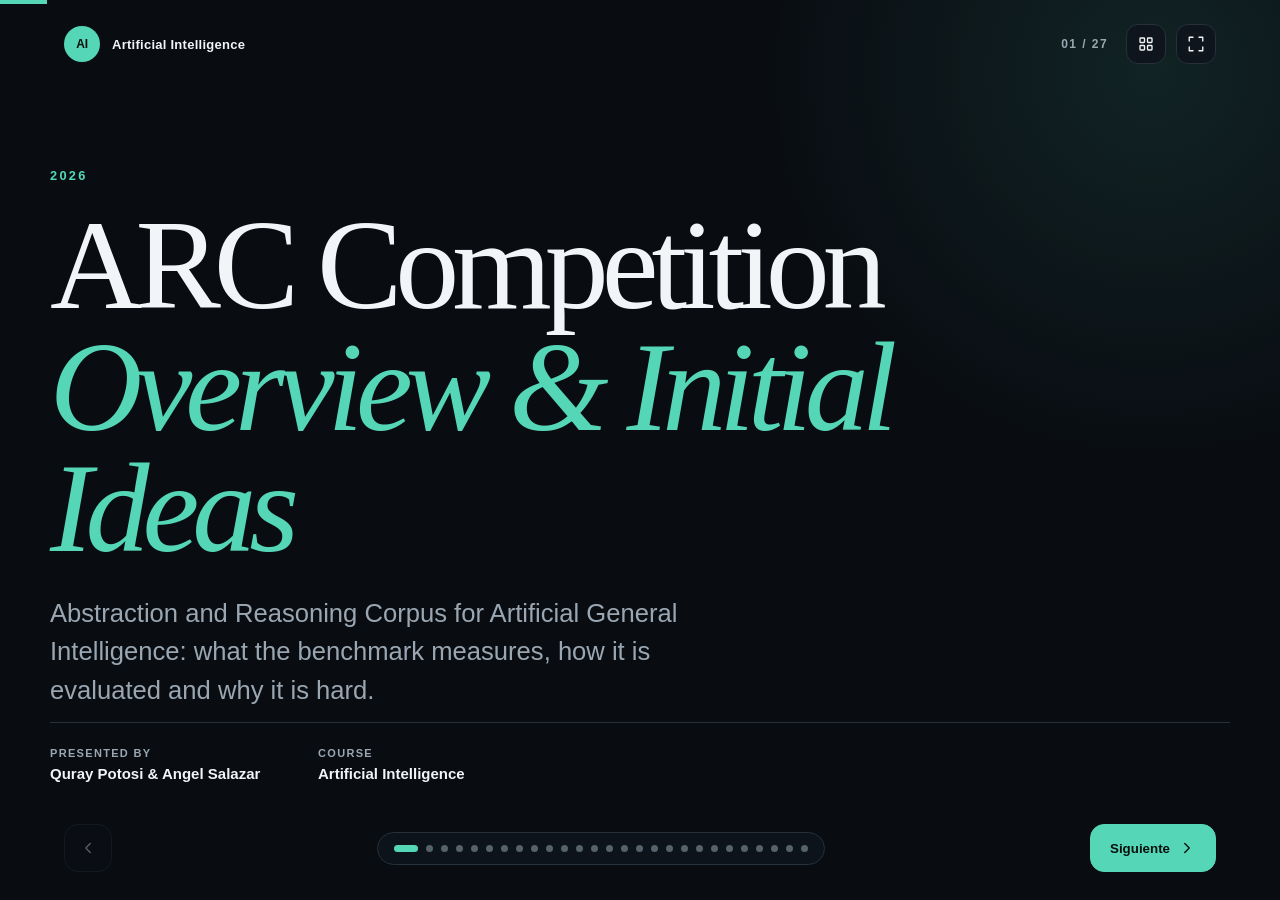
<file: quiz1/presentation/index.html>
<!doctype html>
<html lang="en">
  <head>
    <meta charset="UTF-8" />
    <meta name="viewport" content="width=device-width, initial-scale=1.0" />
    <meta name="description" content="ARC-AGI-2: benchmark, dataset structure, evaluation and why it is difficult" />
    <title>ARC-AGI-2 · Quiz 01</title>
    <link rel="stylesheet" href="styles.css" />
  </head>
  <body>
    <main class="presentation" aria-label="Presentación interactiva">
      <div class="progress" aria-hidden="true">
        <span id="progress-bar"></span>
      </div>

      <header class="topbar">
        <a class="brand" href="#1" aria-label="Ir a la portada">
          <span class="brand-mark">AI</span>
          <span class="brand-name">Artificial Intelligence</span>
        </a>

        <div class="topbar-actions">
          <span id="slide-counter" class="slide-counter" aria-live="polite">01 / 27</span>
          <button id="overview-button" class="icon-button" type="button" aria-label="Ver todas las diapositivas" title="Vista general (O)">
            <svg viewBox="0 0 24 24" aria-hidden="true">
              <rect x="4" y="4" width="6" height="6" rx="1"></rect>
              <rect x="14" y="4" width="6" height="6" rx="1"></rect>
              <rect x="4" y="14" width="6" height="6" rx="1"></rect>
              <rect x="14" y="14" width="6" height="6" rx="1"></rect>
            </svg>
          </button>
          <button id="fullscreen-button" class="icon-button" type="button" aria-label="Activar pantalla completa" title="Pantalla completa (F)">
            <svg viewBox="0 0 24 24" aria-hidden="true">
              <path d="M8 3H3v5M16 3h5v5M8 21H3v-5M16 21h5v-5"></path>
            </svg>
          </button>
        </div>
      </header>

      <div id="slides" class="slides">
        <!-- DUPLICA una sección .slide para crear nuevas diapositivas. -->
        <section class="slide title-slide is-active" data-title="Portada" aria-hidden="false">
          <div class="slide-content title-layout">
            <div>
              <p class="eyebrow">2026</p>
              <h1>ARC Competition<br /><span>Overview &amp; Initial Ideas</span></h1>
              <p class="lead">Abstraction and Reasoning Corpus for Artificial General Intelligence: what the benchmark measures, how it is evaluated and why it is hard.</p>
            </div>

            <div class="title-meta">
              <div>
                <span>Presented by</span>
                <strong>Quray Potosi &amp; Angel Salazar</strong>
              </div>
              <div>
                <span>Course</span>
                <strong>Artificial Intelligence</strong>
              </div>
            </div>
          </div>
        </section>

        <section class="slide" data-title="What is ARC-AGI?" aria-hidden="true">
          <div class="slide-content split-layout">
            <div>
              <p class="eyebrow">01 · WHAT IS ARC-AGI?</p>
              <h2>A benchmark for<br /><span>completely new problems.</span></h2>
              <p class="body-copy">ARC-AGI evaluates whether an AI system can solve reasoning problems it has never seen. It is not primarily testing memorization, factual knowledge or language understanding, but <strong>fluid intelligence</strong>: looking at a few examples, discovering the abstract rule behind them and applying it to a new situation.</p>
            </div>

            <aside class="quote-card">
              <span class="quote-mark">“</span>
              <blockquote>Examples → Infer an abstract rule → Apply it to a new input</blockquote>
              <cite>— The central idea of ARC</cite>
            </aside>
          </div>
        </section>

        <section class="slide" data-title="Skill acquisition" aria-hidden="true">
          <div class="slide-content">
            <p class="eyebrow">01 · WHAT IS ARC-AGI?</p>
            <h2>Not memorization,<br /><span>skill acquisition</span></h2>

            <div class="card-grid">
              <article class="info-card">
                <span class="card-number">01</span>
                <h3>Unique tasks</h3>
                <p>Every ARC task is designed to be different, so solutions cannot be memorized task by task.</p>
              </article>
              <article class="info-card accent-card">
                <span class="card-number">02</span>
                <h3>New skills</h3>
                <p>The goal is a system that acquires a new skill rapidly when it meets a new problem.</p>
              </article>
              <article class="info-card">
                <span class="card-number">03</span>
                <h3>Efficiency</h3>
                <p>Brute force may eventually find an answer, but exhaustive computation is not evidence of general intelligence.</p>
              </article>
            </div>
          </div>
        </section>

        <section class="slide" data-title="Core Knowledge Priors" aria-hidden="true">
          <div class="slide-content">
            <p class="eyebrow">01 · WHAT IS ARC-AGI?</p>
            <h2>Minimal <span>prior knowledge</span></h2>

            <div class="card-grid">
              <article class="info-card">
                <span class="card-number">01</span>
                <h3>Objects</h3>
                <p>Object persistence, connectivity, containment and boundaries.</p>
              </article>
              <article class="info-card accent-card">
                <span class="card-number">02</span>
                <h3>Space</h3>
                <p>Relative position, symmetry, basic geometry and simple transformations.</p>
              </article>
              <article class="info-card">
                <span class="card-number">03</span>
                <h3>Quantity</h3>
                <p>Counting and comparing amounts of elements.</p>
              </article>
            </div>
          </div>
        </section>

        <section class="slide" data-title="ARC-AGI-2" aria-hidden="true">
          <div class="slide-content split-layout">
            <div>
              <p class="eyebrow">01 · WHAT IS ARC-AGI?</p>
              <h2>The second<br /><span>generation</span></h2>
              <p class="body-copy">ARC-AGI-2 keeps the input–output grid format of ARC-AGI, but introduces harder tasks designed specifically to challenge modern reasoning systems. These elementary concepts matter because ARC tries to separate <strong>reasoning ability</strong> from specialized knowledge.</p>
            </div>

            <aside class="quote-card">
              <span class="quote-mark">“</span>
              <blockquote>Can an AI efficiently infer a new abstract skill and use it on a problem it has never encountered?</blockquote>
              <cite>— The real question behind the benchmark</cite>
            </aside>
          </div>
        </section>

        <section class="slide" data-title="How a task works" aria-hidden="true">
          <div class="slide-content split-layout">
            <div>
              <p class="eyebrow">02 · HOW A TASK WORKS</p>
              <h2>Training examples,<br /><span>then a hidden test</span></h2>
              <p class="body-copy">Every ARC-AGI-2 task is a small reasoning problem made of colored grids. A few demonstration pairs show the hidden transformation; then a new input arrives and the correct output is hidden. The solver has to generate the complete output grid.</p>
            </div>

            <aside class="quote-card">
              <span class="quote-mark">“</span>
              <blockquote>Input 1 → Output 1<br />Input 2 → Output 2<br />Input 3 → Output 3<br />New Input → ?</blockquote>
              <cite>— Structure of a single task</cite>
            </aside>
          </div>
        </section>

        <section class="slide" data-title="Inferring the rule" aria-hidden="true">
          <div class="slide-content split-layout">
            <div>
              <p class="eyebrow">02 · HOW A TASK WORKS</p>
              <h2>The rule is <span>never given</span></h2>
              <p class="body-copy">The AI has to infer which objects exist, which properties are relevant, what changed between input and output, which transformations were applied, in which order and under which conditions. The inferred rule must explain <strong>all</strong> the training examples.</p>
            </div>

            <aside class="quote-card">
              <span class="quote-mark">“</span>
              <blockquote>f(Input₁) = Output₁<br />f(Input₂) = Output₂<br />f(Test) = Prediction</blockquote>
              <cite>— Discover the unknown transformation f</cite>
            </aside>
          </div>
        </section>

        <section class="slide" data-title="The grids" aria-hidden="true">
          <div class="slide-content">
            <p class="eyebrow">02 · HOW A TASK WORKS</p>
            <h2>Anatomy of a <span>grid</span></h2>

            <div class="card-grid">
              <article class="info-card">
                <span class="card-number">01</span>
                <h3>0 – 9</h3>
                <p>Cells hold integers from 0 to 9, conventionally shown as colors so humans can read the task.</p>
              </article>
              <article class="info-card accent-card">
                <span class="card-number">02</span>
                <h3>Up to 30×30</h3>
                <p>Dimensions vary between tasks, and the output does not necessarily match the size of the input.</p>
              </article>
              <article class="info-card">
                <span class="card-number">03</span>
                <h3>No options</h3>
                <p>This is not a multiple-choice problem: the solver constructs the whole output grid itself.</p>
              </article>
            </div>
          </div>
        </section>

        <section class="slide" data-title="Dataset structure" aria-hidden="true">
          <div class="slide-content">
            <p class="eyebrow">03 · DATASET</p>
            <h2>Four datasets, <span>one pipeline</span></h2>

            <ol class="process-list">
              <li>
                <span class="process-number">1</span>
                <div><strong>1000 Public Training</strong><small>Develop and train our solver. Completely public.</small></div>
              </li>
              <li>
                <span class="process-number">2</span>
                <div><strong>120 Public Evaluation</strong><small>Measure generalization during development.</small></div>
              </li>
              <li>
                <span class="process-number">3</span>
                <div><strong>120 Semi-Private</strong><small>Hidden evaluation for the live leaderboards.</small></div>
              </li>
              <li>
                <span class="process-number">4</span>
                <div><strong>120 Private</strong><small>Final hidden evaluation of the competition.</small></div>
              </li>
            </ol>
          </div>
        </section>

        <section class="slide" data-title="Public Training Set" aria-hidden="true">
          <div class="slide-content split-layout">
            <div>
              <p class="eyebrow">03 · DATASET</p>
              <h2>1000 tasks to<br /><span>build the system</span></h2>
              <p class="body-copy">The Training Set is intentionally <strong>not difficulty-calibrated</strong>: it ranges from simple to very hard. Its purpose is to expose the system to ARC's format and its Core Knowledge Priors, not to measure final performance. We can inspect these tasks and their solutions freely.</p>
            </div>

            <aside class="quote-card">
              <span class="quote-mark">“</span>
              <blockquote>Learn reusable reasoning mechanisms, not the answers themselves.</blockquote>
              <cite>— Not a conventional supervised dataset</cite>
            </aside>
          </div>
        </section>

        <section class="slide" data-title="Evaluation sets" aria-hidden="true">
          <div class="slide-content">
            <p class="eyebrow">03 · DATASET</p>
            <h2>Three evaluation <span>sets</span></h2>

            <div class="card-grid">
              <article class="info-card">
                <span class="card-number">120 TASKS</span>
                <h3>Public</h3>
                <p>Public but for evaluation, not training. Human-calibrated: every task was solved pass@2 by at least two people.</p>
              </article>
              <article class="info-card accent-card">
                <span class="card-number">120 TASKS</span>
                <h3>Semi-Private</h3>
                <p>Hidden from competitors; used for the live Kaggle and ARC Prize leaderboards. May have had limited exposure to third parties.</p>
              </article>
              <article class="info-card">
                <span class="card-number">120 TASKS</span>
                <h3>Private</h3>
                <p>The most protected set, used for the final leaderboard. Not exposed to third parties: the strongest test of real generalization.</p>
              </article>
            </div>
          </div>
        </section>

        <section class="slide" data-title="Two meanings of train" aria-hidden="true">
          <div class="slide-content split-layout">
            <div>
              <p class="eyebrow">03 · DATASET</p>
              <h2>Two meanings of<br /><span>“training”</span></h2>
              <p class="body-copy">At <strong>dataset level</strong>, the Public Training Set is 1000 complete ARC tasks used to develop our solver. At <strong>task level</strong>, <code>"train"</code> is the handful of demonstration input–output pairs stored inside one single task, next to its <code>"test"</code> input.</p>
            </div>

            <aside class="quote-card">
              <span class="quote-mark">“</span>
              <blockquote>1000 tasks to build the solver.<br />A few examples to solve each task.</blockquote>
              <cite>— Dataset level vs. task level</cite>
            </aside>
          </div>
        </section>

        <section class="slide" data-title="Learning at test time" aria-hidden="true">
          <div class="slide-content">
            <p class="eyebrow">03 · DATASET</p>
            <h2>Even a hidden task<br /><span>brings its own examples</span></h2>

            <ol class="process-list">
              <li>
                <span class="process-number">A</span>
                <div><strong>Input A → Output A</strong><small>Demonstration inside the unseen task.</small></div>
              </li>
              <li>
                <span class="process-number">B</span>
                <div><strong>Input B → Output B</strong><small>Second demonstration of the same rule.</small></div>
              </li>
              <li>
                <span class="process-number">C</span>
                <div><strong>Input C → Output C</strong><small>Third demonstration of the same rule.</small></div>
              </li>
              <li>
                <span class="process-number">D</span>
                <div><strong>Input D → ?</strong><small>The solver adapts at inference time and predicts.</small></div>
              </li>
            </ol>
          </div>
        </section>

        <section class="slide" data-title="Objective" aria-hidden="true">
          <div class="slide-content split-layout">
            <div>
              <p class="eyebrow">04 · OBJECTIVE</p>
              <h2>Solve tasks<br /><span>never seen before</span></h2>
              <p class="body-copy">The competition objective is a system general enough to correctly solve a very large fraction of the hidden evaluation tasks. ARC Prize defines the major target of the benchmark.</p>
            </div>

            <aside class="quote-card">
              <span class="quote-mark">“</span>
              <blockquote>85% accuracy</blockquote>
              <cite>— ARC Prize target</cite>
            </aside>
          </div>
        </section>

        <section class="slide" data-title="Competition rules" aria-hidden="true">
          <div class="slide-content">
            <p class="eyebrow">04 · RULES</p>
            <h2>How the <span>scoring works</span></h2>

            <div class="card-grid">
              <article class="info-card">
                <span class="card-number">01</span>
                <h3>Pass@2</h3>
                <p>Two predicted grids per test input. The task counts as solved if either one matches exactly — the same bar used to calibrate humans.</p>
              </article>
              <article class="info-card accent-card">
                <span class="card-number">02</span>
                <h3>Efficiency counts</h3>
                <p>Log-linear scaling from bigger models is not enough to beat ARC-AGI-2. Cost becomes a primary metric alongside accuracy.</p>
              </article>
              <article class="info-card">
                <span class="card-number">03</span>
                <h3>Two leaderboards</h3>
                <p>Semi-Private drives the live Kaggle / ARC Prize leaderboard; Private decides the final ranking, so overfitting to public tasks does not pay off.</p>
              </article>
            </div>
          </div>
        </section>

        <section class="slide" data-title="Exact evaluation" aria-hidden="true">
          <div class="slide-content">
            <p class="eyebrow">04 · EVALUATION</p>
            <h2>Exact output <span>reconstruction</span></h2>

            <div class="card-grid">
              <article class="info-card">
                <span class="card-number">GROUND TRUTH</span>
                <h3>0 2 2<br />0 2 0<br />0 2 2</h3>
                <p>The hidden output the prediction is compared against.</p>
              </article>
              <article class="info-card accent-card">
                <span class="card-number">CORRECT</span>
                <h3>0 2 2<br />0 2 0<br />0 2 2</h3>
                <p>Dimensions, positions and every color match exactly.</p>
              </article>
              <article class="info-card">
                <span class="card-number">INCORRECT</span>
                <h3>0 2 2<br />0 2 0<br />0 2 1</h3>
                <p>One single wrong cell and the whole answer scores nothing.</p>
              </article>
            </div>
          </div>
        </section>

        <section class="slide" data-title="Human calibration" aria-hidden="true">
          <div class="slide-content split-layout">
            <div>
              <p class="eyebrow">04 · EVALUATION</p>
              <h2>Hard for AI,<br /><span>solvable by humans</span></h2>
              <p class="body-copy">The Public, Semi-Private and Private sets were built so that their human-facing difficulty distributions are statistically similar. More than 400 participants took part in the calibration process. A solver can understand a task partially and still get no credit at all.</p>
            </div>

            <aside class="quote-card">
              <span class="quote-mark">“</span>
              <blockquote>100% of the final tasks were solved by at least two humans in fewer than two attempts.</blockquote>
              <cite>— ARC-AGI-2 official page</cite>
            </aside>
          </div>
        </section>

        <section class="slide" data-title="Why is it difficult?" aria-hidden="true">
          <div class="slide-content">
            <p class="eyebrow">05 · DIFFICULTY</p>
            <h2>Why is ARC-AGI-2 <span>difficult?</span></h2>

            <div class="card-grid">
              <article class="info-card">
                <span class="card-number">01</span>
                <h3>Compositional</h3>
                <p>Several interacting rules at once, instead of one single transformation such as “move all objects downward”.</p>
              </article>
              <article class="info-card accent-card">
                <span class="card-number">02</span>
                <h3>Multi-step</h3>
                <p>Transformations are sequential: the state produced by one operation decides what must happen next.</p>
              </article>
              <article class="info-card">
                <span class="card-number">03</span>
                <h3>Contextual</h3>
                <p>Red border → move left; blue border → move right. The hard part is discovering <em>when</em> each rule applies.</p>
              </article>
            </div>
          </div>
        </section>

        <section class="slide" data-title="Compositional chain" aria-hidden="true">
          <div class="slide-content">
            <p class="eyebrow">05 · DIFFICULTY</p>
            <h2>One task, <span>many operations</span></h2>

            <ol class="process-list">
              <li>
                <span class="process-number">1</span>
                <div><strong>Detect</strong><small>Find the objects and identify their shapes.</small></div>
              </li>
              <li>
                <span class="process-number">2</span>
                <div><strong>Crop</strong><small>Isolate the relevant region of the grid.</small></div>
              </li>
              <li>
                <span class="process-number">3</span>
                <div><strong>Match</strong><small>Resize the objects and pair them with their shapes.</small></div>
              </li>
              <li>
                <span class="process-number">4</span>
                <div><strong>Place</strong><small>Put every object in its new position.</small></div>
              </li>
            </ol>
          </div>
        </section>

        <section class="slide" data-title="Symbols and novelty" aria-hidden="true">
          <div class="slide-content">
            <p class="eyebrow">05 · DIFFICULTY</p>
            <h2>Beyond visual <span>patterns</span></h2>

            <div class="card-grid">
              <article class="info-card">
                <span class="card-number">01</span>
                <h3>Symbols</h3>
                <p>A shape may encode a number, a direction or a category. Its meaning is defined by the task itself and must be inferred on the fly.</p>
              </article>
              <article class="info-card accent-card">
                <span class="card-number">02</span>
                <h3>Novelty</h3>
                <p>Tasks are deliberately unique, so learned shortcuts stop working: “what is happening here?” replaces “have I seen this before?”.</p>
              </article>
              <article class="info-card">
                <span class="card-number">03</span>
                <h3>No brute force</h3>
                <p>Tasks solvable by naïve program search were removed. The benchmark measures efficient abstraction, not raw computation.</p>
              </article>
            </div>
          </div>
        </section>

        <section class="slide" data-title="Nuestro problema" aria-hidden="true">
          <div class="slide-content split-layout">
            <div>
              <p class="eyebrow">06 · TRANSICIÓN</p>
              <h2>So, our <span>problem</span></h2>
              <p class="body-copy">ARC-AGI-2 requires object detection, abstract representation, symbolic interpretation, conditional rules, multiple transformations, sequential reasoning and adaptation to completely new tasks.</p>
            </div>

            <aside class="quote-card">
              <span class="quote-mark">“</span>
              <blockquote>How can we design a solver that discovers these structures from only a few examples?</blockquote>
              <cite>— Our initial approach starts here</cite>
            </aside>
          </div>
        </section>

        <section class="slide" data-title="Lessons from 2025" aria-hidden="true">
          <div class="slide-content research-slide">
            <div class="section-heading">
              <div>
                <p class="eyebrow">07 · BRAINSTORMING</p>
                <h2>What did <span>2025</span> teach us?</h2>
              </div>
              <p class="section-summary">Different representations, one recurring strategy: do not accept the first answer—refine it.</p>
            </div>

            <div class="approach-grid">
              <button class="approach-card paper-button" type="button" data-paper-modal="trm" data-paper-title="Tiny Recursion Model" data-paper-award="1st Paper Award" aria-haspopup="dialog">
                <div class="award-line"><span>1st Paper Award</span><strong>TRM</strong></div>
                <h3>Recursive reasoning</h3>
                <div class="mini-approach-flow" aria-label="TRM recursive refinement">
                  <span>state</span><b>→</b><span>refine</span><b>↻</b><span>answer</span>
                </div>
                <p>A tiny network repeatedly improves a latent state and its current answer.</p>
                <span class="explore-label">Explore algorithm <b>↗</b></span>
              </button>

              <button class="approach-card paper-button" type="button" data-paper-modal="soar" data-paper-title="SOAR" data-paper-award="2nd Paper Award" aria-haspopup="dialog">
                <div class="award-line"><span>2nd Paper Award</span><strong>SOAR</strong></div>
                <h3>Evolutionary search</h3>
                <div class="mini-approach-flow" aria-label="SOAR evolutionary search">
                  <span>generate</span><b>→</b><span>score</span><b>↻</b><span>learn</span>
                </div>
                <p>An LLM generates and refines programs, then learns from its own search traces.</p>
                <span class="explore-label">Explore algorithm <b>↗</b></span>
              </button>

              <button class="approach-card paper-button" type="button" data-paper-modal="compressarc" data-paper-title="CompressARC" data-paper-award="3rd Paper Award" aria-haspopup="dialog">
                <div class="award-line"><span>3rd Paper Award</span><strong>CompressARC</strong></div>
                <h3>Compression as reasoning</h3>
                <div class="mini-approach-flow" aria-label="CompressARC minimum description length">
                  <span>puzzle</span><b>→</b><span>short code</span><b>→</b><span>output</span>
                </div>
                <p>Minimum Description Length favors compact explanations trained on one puzzle.</p>
                <span class="explore-label">Explore algorithm <b>↗</b></span>
              </button>

              <button class="approach-card paper-button featured-approach" type="button" data-paper-modal="arcnca" data-paper-title="ARC-NCA" data-paper-award="Paper Award Runner-Up · Our focus" aria-haspopup="dialog">
                <div class="award-line"><span>Paper Award Runner-Up</span><strong>ARC-NCA</strong></div>
                <h3>Developmental dynamics</h3>
                <div class="mini-approach-flow" aria-label="ARC-NCA local-to-global dynamics">
                  <span>local rule</span><b>→</b><span>iterate</span><b>→</b><span>pattern</span>
                </div>
                <p>Learned local interactions produce an emergent global grid transformation.</p>
                <span class="explore-label">Explore algorithm <b>↗</b></span>
              </button>
            </div>

            <div class="insight-strip">
              <span>Shared principle</span>
              <strong>Generate a hypothesis → test it → use the error → refine</strong>
              <a class="source-link" href="https://arcprize.org/blog/arc-prize-2025-results-analysis" target="_blank" rel="noreferrer">ARC Prize 2025 ↗</a>
            </div>
          </div>
        </section>

        <section class="slide" data-title="How ARC-NCA works" aria-hidden="true">
          <div class="slide-content research-split">
            <div class="hypothesis-copy">
              <p class="eyebrow">08 · OUR FOCUS</p>
              <h2>How does<br /><span>ARC-NCA work?</span></h2>
              <p class="body-copy">For every ARC problem, the system trains a new cellular automaton from its 2–3 demonstrations. A shared neural rule updates every cell using local information.</p>

              <div class="equation-block" aria-label="Cell update equation">
                <span>s<sub>i</sub>(t + 1)</span>
                <b>=</b>
                <span>F<sub>θ</sub>(s<sub>i</sub>(t), neighbors)</span>
              </div>
              <div class="state-legend">
                <span><i class="visible-state"></i><strong>Visible state</strong> predicted color</span>
                <span><i class="hidden-state"></i><strong>Hidden state</strong> local memory</span>
              </div>
            </div>

            <div class="dynamics-panel">
              <div class="dynamics-heading">
                <span>Developmental computation</span>
                <strong>One rule, many cells</strong>
              </div>

              <!-- Optional asset slot: replace this diagram with an inline GIF by following the README instructions. -->
              <div class="nca-evolution" aria-label="Conceptual cellular automata evolution">
                <div class="nca-frame">
                  <small>t = 0</small>
                  <div class="cell-grid">
                    <i></i><i></i><i></i><i></i><i class="cell-a"></i><i></i><i></i><i></i><i></i>
                  </div>
                </div>
                <span class="evolution-arrow">→</span>
                <div class="nca-frame">
                  <small>t = 2</small>
                  <div class="cell-grid">
                    <i></i><i class="cell-a"></i><i></i><i class="cell-a"></i><i class="cell-b"></i><i class="cell-a"></i><i></i><i class="cell-a"></i><i></i>
                  </div>
                </div>
                <span class="evolution-arrow">→</span>
                <div class="nca-frame">
                  <small>t = T</small>
                  <div class="cell-grid">
                    <i class="cell-a"></i><i class="cell-a"></i><i class="cell-a"></i><i class="cell-a"></i><i class="cell-b"></i><i class="cell-a"></i><i class="cell-a"></i><i class="cell-a"></i><i class="cell-a"></i>
                  </div>
                </div>
              </div>

              <div class="concept-chain">
                <span>Encode grid</span><b>↓</b><span>Repeat local updates</span><b>↓</b><span>Decode colors</span>
              </div>
              <a class="source-link" href="https://etimush.github.io/ARC_NCA/" target="_blank" rel="noreferrer">ARC-NCA project ↗</a>
            </div>
          </div>
        </section>

        <section class="slide" data-title="Proposed NCA solver" aria-hidden="true">
          <div class="slide-content research-slide">
            <div class="section-heading">
              <div>
                <p class="eyebrow">09 · PRELIMINARY STRATEGY</p>
                <h2>The <span>NCA solver</span></h2>
              </div>
              <p class="section-summary">Train a small, task-specific dynamical rule from the demonstrations, then verify its behavior exactly.</p>
            </div>

            <div class="solver-pipeline" aria-label="Proposed ARC-NCA solver flowchart">
              <article class="pipeline-step">
                <span>01</span>
                <strong>Demonstrations</strong>
                <small>Input-output pairs</small>
              </article>
              <i aria-hidden="true">→</i>
              <article class="pipeline-step">
                <span>02</span>
                <strong>Cell state</strong>
                <small>Color + hidden memory</small>
              </article>
              <i aria-hidden="true">→</i>
              <article class="pipeline-step active-step">
                <span>03</span>
                <strong>Learn F<sub>θ</sub></strong>
                <small>New NCA per task</small>
              </article>
              <i aria-hidden="true">→</i>
              <article class="pipeline-step">
                <span>04</span>
                <strong>Roll out</strong>
                <small>Multiple T and seeds</small>
              </article>
              <i aria-hidden="true">→</i>
              <article class="pipeline-step">
                <span>05</span>
                <strong>Verify</strong>
                <small>Exact match on all examples</small>
              </article>
            </div>

            <div class="training-objective">
              <div>
                <span>Task-time objective</span>
                <strong>θ* = arg min<sub>θ</sub> Σ<sub>k</sub> L(Decode(S<sub>θ</sub><sup>T</sup>(X<sub>k</sub>)), Y<sub>k</sub>)</strong>
              </div>
              <div class="test-transfer">
                <span>Then transfer the learned rule</span>
                <strong>S<sub>θ*</sub><sup>T</sup>(X<sub>test</sub>) → Ŷ<sub>test</sub></strong>
              </div>
            </div>

            <p class="slide-note">Key safeguard: keep intermediate states as candidates—the final stable state is not always the exact answer.</p>
          </div>
        </section>

        <section class="slide" data-title="Hybrid strategy" aria-hidden="true">
          <div class="slide-content research-slide">
            <p class="eyebrow">10 · SCIENTIFIC CAUTION</p>
            <h2>Where can NCA <span>help—or fail?</span></h2>

            <div class="balance-grid">
              <article class="balance-card strength-card">
                <span class="balance-label">PROMISING FOR</span>
                <ul>
                  <li><strong>Growth</strong><small>Extend shapes and patterns step by step.</small></li>
                  <li><strong>Propagation</strong><small>Connect points and transmit spatial information.</small></li>
                  <li><strong>Filling</strong><small>Respect boundaries through local interactions.</small></li>
                </ul>
              </article>

              <article class="balance-card limit-card">
                <span class="balance-label">OPEN CHALLENGES</span>
                <ul>
                  <li><strong>Global relations</strong><small>Counting and object-level composition.</small></li>
                  <li><strong>Changing size</strong><small>The lattice cannot naturally resize itself.</small></li>
                  <li><strong>Exactness</strong><small>One unstable or incorrect pixel means failure.</small></li>
                </ul>
              </article>
            </div>

            <div class="hybrid-architecture" aria-label="Proposed hybrid system">
              <span class="hybrid-label">Our hybrid direction</span>
              <div class="hybrid-flow">
                <strong>Object analysis</strong><i>+</i><strong>NCA candidate generation</strong><i>+</i><strong>Exact symbolic verifier</strong><b>→</b><strong class="hybrid-output">Final output</strong>
              </div>
            </div>
          </div>
        </section>

        <section class="slide" data-title="Research roadmap" aria-hidden="true">
          <div class="slide-content research-slide">
            <div class="section-heading">
              <div>
                <p class="eyebrow">11 · RESEARCH ROADMAP</p>
                <h2>How will we <span>test the idea?</span></h2>
              </div>
              <p class="section-summary">Start with a falsifiable experiment, learn from failures, and add complexity only when it is justified.</p>
            </div>

            <ol class="roadmap">
              <li>
                <span>01</span>
                <div><strong>Classify tasks</strong><small>Separate local, object-centric and compositional transformations.</small></div>
              </li>
              <li>
                <span>02</span>
                <div><strong>Build a baseline</strong><small>Train a simple NCA on growth, filling and connection tasks.</small></div>
              </li>
              <li>
                <span>03</span>
                <div><strong>Stress-test dynamics</strong><small>Measure exactness, stability, rollout length and generalization.</small></div>
              </li>
              <li>
                <span>04</span>
                <div><strong>Add the hybrid layer</strong><small>Use object features and symbolic verification where local rules fail.</small></div>
              </li>
            </ol>

            <div class="closing-thesis">
              <span>Research question</span>
              <blockquote>Can abstract reasoning emerge from learned local dynamics—and can verification make it exact?</blockquote>
            </div>
          </div>
        </section>

        <section class="slide" data-title="References" aria-hidden="true">
          <div class="slide-content references-slide">
            <div class="section-heading">
              <div>
                <p class="eyebrow">12 · REFERENCES</p>
                <h2>Primary <span>sources</span></h2>
              </div>
              <p class="section-summary">Foundational work and the 2025 approaches that informed our preliminary strategy.</p>
            </div>

            <div class="references-grid">
              <ol class="reference-list">
                <li>
                  <span>01</span>
                  <p><strong>Chollet, F. (2019).</strong> “On the Measure of Intelligence.” <a href="https://arxiv.org/abs/1911.01547" target="_blank" rel="noreferrer">arXiv:1911.01547 ↗</a></p>
                </li>
                <li>
                  <span>02</span>
                  <p><strong>Xu, Y., Khalil, E. B., &amp; Sanner, S. (2023).</strong> “Graphs, Constraints, and Search for the Abstraction and Reasoning Corpus.” <a href="https://arxiv.org/abs/2210.09880" target="_blank" rel="noreferrer">ARGA ↗</a></p>
                </li>
                <li>
                  <span>03</span>
                  <p><strong>Jolicoeur-Martineau, A. (2025).</strong> “Less is More: Recursive Reasoning with Tiny Networks.” <a href="https://arxiv.org/abs/2510.04871" target="_blank" rel="noreferrer">TRM ↗</a></p>
                </li>
                <li>
                  <span>04</span>
                  <p><strong>Pourcel, J., Colas, C., &amp; Oudeyer, P.-Y. (2025).</strong> “Self-Improving Language Models for Evolutionary Program Synthesis.” <a href="https://arxiv.org/abs/2507.14172" target="_blank" rel="noreferrer">SOAR ↗</a></p>
                </li>
                <li>
                  <span>05</span>
                  <p><strong>Liao, I., &amp; Gu, A. (2025).</strong> “ARC-AGI Without Pretraining.” <a href="https://arxiv.org/abs/2512.06104" target="_blank" rel="noreferrer">CompressARC ↗</a></p>
                </li>
              </ol>

              <ol class="reference-list" start="6">
                <li>
                  <span>06</span>
                  <p><strong>Joffe, I., &amp; Eliasmith, C. (2025).</strong> “Vector Symbolic Algebras for the Abstraction and Reasoning Corpus.” <a href="https://github.com/ijoffe/ARC-VSA-2025" target="_blank" rel="noreferrer">Code ↗</a></p>
                </li>
                <li>
                  <span>07</span>
                  <p><strong>Berman, J. (2025).</strong> “From Parrots to Von Neumanns: How Evolutionary Test-Time Compute Achieved State-of-the-Art on ARC-AGI.” <a href="https://github.com/jerber/arc_agi" target="_blank" rel="noreferrer">ETTC ↗</a></p>
                </li>
                <li>
                  <span>08</span>
                  <p><strong>Guichard, E., Reimers, F., Kvalsund, M., Lepperød, M., &amp; Nichele, S. (2025).</strong> “ARC-NCA: Towards Developmental Solutions to the Abstraction and Reasoning Corpus.” <a href="https://doi.org/10.1162/ISAL.a.833" target="_blank" rel="noreferrer">Paper ↗</a></p>
                </li>
                <li>
                  <span>09</span>
                  <p><strong>ARC Prize Foundation (2025).</strong> “ARC Prize 2025 Results &amp; Analysis.” <a href="https://arcprize.org/blog/arc-prize-2025-results-analysis" target="_blank" rel="noreferrer">Results ↗</a></p>
                </li>
              </ol>
            </div>

            <p class="references-note">Local copies of the research papers were consulted when reconstructing the method diagrams. Flowcharts are our own visual summaries.</p>
          </div>
        </section>

      </div>

      <nav class="controls" aria-label="Navegación entre diapositivas">
        <button id="previous-button" class="nav-button" type="button" aria-label="Diapositiva anterior">
          <svg viewBox="0 0 24 24" aria-hidden="true"><path d="m15 18-6-6 6-6"></path></svg>
        </button>
        <div id="slide-dots" class="slide-dots" aria-label="Seleccionar diapositiva"></div>
        <button id="next-button" class="nav-button next-button" type="button" aria-label="Diapositiva siguiente">
          <span>Siguiente</span>
          <svg viewBox="0 0 24 24" aria-hidden="true"><path d="m9 18 6-6-6-6"></path></svg>
        </button>
      </nav>
    </main>

    <div id="overview" class="overview" aria-hidden="true">
      <div class="overview-header">
        <div>
          <p class="eyebrow">NAVEGACIÓN</p>
          <h2>Todas las diapositivas</h2>
        </div>
        <button id="close-overview" class="close-button" type="button" aria-label="Cerrar vista general">×</button>
      </div>
      <div id="overview-grid" class="overview-grid"></div>
    </div>

    <div id="paper-modal" class="paper-modal" aria-hidden="true">
      <div class="paper-dialog" role="dialog" aria-modal="true" aria-labelledby="paper-dialog-title">
        <header class="paper-dialog-header">
          <div>
            <p id="paper-dialog-award" class="eyebrow">PAPER AWARD</p>
            <h2 id="paper-dialog-title">Approach</h2>
          </div>
          <button id="close-paper-modal" class="close-button" type="button" aria-label="Close paper details">×</button>
        </header>
        <div id="paper-dialog-content" class="paper-dialog-content"></div>
      </div>
    </div>

    <template id="paper-trm-template">
      <section class="paper-detail">
        <div class="paper-detail-overview">
          <div>
            <span class="detail-label">CORE IDEA</span>
            <p>A single two-layer network is reused recursively. It improves an internal reasoning state <em>z</em>, then uses that state to revise its current answer <em>y</em>.</p>
          </div>
          <dl class="paper-facts">
            <div><dt>Parameters</dt><dd>≈7M</dd></div>
            <div><dt>ARC-AGI-2</dt><dd>≈8%</dd></div>
            <div><dt>Key mechanism</dt><dd>Deep supervision</dd></div>
          </dl>
        </div>

        <div class="algorithm-panel">
          <div class="algorithm-heading"><span>Algorithm flow</span><strong>Repeated inference, shared weights</strong></div>
          <div class="program-flow six-step-flow" aria-label="Tiny Recursion Model algorithm">
            <div class="flow-node data-node"><small>INPUT</small><strong>Embed question x</strong><span>Initialize answer y and latent z</span></div>
            <b class="flow-arrow">→</b>
            <div class="flow-node process-node"><small>INNER LOOP · n TIMES</small><strong>z ← fθ(x, y, z)</strong><span>Refine the latent reasoning state</span></div>
            <b class="flow-arrow">→</b>
            <div class="flow-node process-node"><small>ANSWER UPDATE</small><strong>y ← fθ(y, z)</strong><span>Revise the current proposed solution</span></div>
            <b class="flow-arrow">→</b>
            <div class="flow-node loop-node"><small>DEEP RECURSION · T</small><strong>Repeat z → y</strong><span>Earlier passes need no gradient</span></div>
            <b class="flow-arrow">→</b>
            <div class="flow-node decision-node"><small>SUPERVISION</small><strong>Correct or halt?</strong><span>Output head + learned halting score</span></div>
          </div>
          <div class="flow-feedback"><span>Not finished</span><b>↺</b><strong>Carry y and z into the next supervision step</strong></div>
        </div>

        <div class="paper-detail-footer">
          <p><strong>Why it matters:</strong> reasoning depth comes from repeatedly applying a tiny network—not from increasing model size.</p>
          <a href="https://arxiv.org/abs/2510.04871" target="_blank" rel="noreferrer">Read TRM paper ↗</a>
        </div>
      </section>
    </template>

    <template id="paper-soar-template">
      <section class="paper-detail">
        <div class="paper-detail-overview">
          <div>
            <span class="detail-label">CORE IDEA</span>
            <p>SOAR alternates between an evolutionary program-search phase and a learning phase. Better search traces train a better LLM; the improved LLM then performs better search.</p>
          </div>
          <dl class="paper-facts">
            <div><dt>Programs</dt><dd>Python</dd></div>
            <div><dt>ARC public test</dt><dd>52%</dd></div>
            <div><dt>Key mechanism</dt><dd>Hindsight learning</dd></div>
          </dl>
        </div>

        <div class="algorithm-panel two-phase-panel">
          <div class="phase-label"><span>PHASE A</span><strong>Evolutionary search</strong></div>
          <div class="program-flow five-step-flow" aria-label="SOAR evolutionary search phase">
            <div class="flow-node data-node"><small>ARC TASK</small><strong>Demonstrations</strong><span>Input-output constraints</span></div>
            <b class="flow-arrow">→</b>
            <div class="flow-node process-node"><small>SAMPLE</small><strong>Generate programs</strong><span>LLM proposes diverse Python functions</span></div>
            <b class="flow-arrow">→</b>
            <div class="flow-node process-node"><small>EXECUTE</small><strong>Compute fitness</strong><span>Score against every demonstration</span></div>
            <b class="flow-arrow">→</b>
            <div class="flow-node decision-node"><small>SELECT</small><strong>Solved?</strong><span>Keep strong candidates; reject failures</span></div>
            <b class="flow-arrow">→</b>
            <div class="flow-node loop-node"><small>REFINE</small><strong>Use error feedback</strong><span>Mutate candidates and search again</span></div>
          </div>
          <div class="flow-feedback"><span>Evolution loop</span><b>↺</b><strong>Generate → execute → select → refine</strong></div>

          <div class="phase-label learning-phase"><span>PHASE B</span><strong>Self-improvement between generations</strong></div>
          <div class="learning-flow">
            <span>Search traces</span><b>→</b><span>Valid sampling &amp; refinement pairs</span><b>→</b><span>Fine-tune LLM</span><b>→</b><span>Next search generation</span>
          </div>
        </div>

        <div class="paper-detail-footer">
          <p><strong>Why it matters:</strong> the search operator itself improves instead of remaining fixed while the compute budget grows.</p>
          <a href="https://arxiv.org/abs/2507.14172" target="_blank" rel="noreferrer">Read SOAR paper ↗</a>
        </div>
      </section>
    </template>

    <template id="paper-compressarc-template">
      <section class="paper-detail">
        <div class="paper-detail-overview">
          <div>
            <span class="detail-label">CORE IDEA</span>
            <p>CompressARC treats solving as neural code golf: the best explanation is the shortest program that reconstructs the observed puzzle and sensibly fills its missing solution.</p>
          </div>
          <dl class="paper-facts">
            <div><dt>Parameters</dt><dd>76K</dd></div>
            <div><dt>Pretraining</dt><dd>None</dd></div>
            <div><dt>Principle</dt><dd>MDL</dd></div>
          </dl>
        </div>

        <div class="algorithm-panel">
          <div class="algorithm-heading"><span>Algorithm flow</span><strong>Optimize one puzzle at inference time</strong></div>
          <div class="program-flow six-step-flow" aria-label="CompressARC inference-time algorithm">
            <div class="flow-node data-node"><small>PUZZLE P</small><strong>Mask test outputs</strong><span>Keep demonstrations observable</span></div>
            <b class="flow-arrow">→</b>
            <div class="flow-node process-node"><small>INITIALIZE</small><strong>θ, μ, Σ</strong><span>Equivariant network + latent distribution</span></div>
            <b class="flow-arrow">→</b>
            <div class="flow-node process-node"><small>SAMPLE</small><strong>z ~ N(μ, Σ)</strong><span>Generate a puzzle-shaped latent code</span></div>
            <b class="flow-arrow">→</b>
            <div class="flow-node process-node"><small>DECODE</small><strong>NNθ(z) → grids</strong><span>Reconstruct observed and missing cells</span></div>
            <b class="flow-arrow">→</b>
            <div class="flow-node decision-node"><small>MINIMIZE DESCRIPTION</small><strong>KL + cross-entropy</strong><span>Adam updates θ, μ and Σ</span></div>
          </div>
          <div class="flow-feedback"><span>≈2000 steps</span><b>↺</b><strong>Sample → decode → measure → optimize</strong></div>
        </div>

        <div class="paper-detail-footer">
          <p><strong>Why it matters:</strong> useful abstraction can emerge while deliberately overfitting a compact model to only the puzzle being solved.</p>
          <a href="https://arxiv.org/abs/2512.06104" target="_blank" rel="noreferrer">Read CompressARC paper ↗</a>
        </div>
      </section>
    </template>

    <template id="paper-arcnca-template">
      <section class="paper-detail">
        <div class="paper-detail-overview">
          <div>
            <span class="detail-label">CORE IDEA · OUR FOCUS</span>
            <p>ARC-NCA trains a custom dynamical “program” for each task. All cells share local neural update rules; repeated interactions develop the input into a candidate output.</p>
          </div>
          <dl class="paper-facts">
            <div><dt>Training</dt><dd>Per task</dd></div>
            <div><dt>Examples</dt><dd>2–3</dd></div>
            <div><dt>Iterations</dt><dd>3000</dd></div>
          </dl>
        </div>

        <div class="algorithm-panel nca-algorithm-panel">
          <div class="algorithm-heading"><span>EngramNCA training flow</span><strong>Development + error correction</strong></div>
          <div class="program-flow nca-program-flow" aria-label="ARC-NCA training algorithm">
            <div class="flow-node data-node"><small>ENCODE</small><strong>ARC grid → H×W×C</strong><span>Visible colors + hidden channels</span></div>
            <b class="flow-arrow">→</b>
            <div class="flow-node nca-gene-node"><small>STAGE 1 · GeneCA</small><strong>Grow primitives</strong><span>Local CNN updates public cell states</span></div>
            <b class="flow-arrow">→</b>
            <div class="flow-node nca-prop-node"><small>STAGE 2 · GenePropCA</small><strong>Regulate memory</strong><span>Propagate and activate private states</span></div>
            <b class="flow-arrow">→</b>
            <div class="flow-node process-node"><small>REPEAT N STEPS</small><strong>Develop candidate</strong><span>The same rules act across space and time</span></div>
            <b class="flow-arrow">→</b>
            <div class="flow-node decision-node"><small>COMPARE</small><strong>Pixel-wise MSE</strong><span>Visible final state versus target grid</span></div>
          </div>
          <div class="flow-feedback nca-feedback"><span>Backpropagation through time</span><b>↺</b><strong>Update GeneCA + GenePropCA parameters; return state to pool</strong></div>

          <div class="nca-test-flow">
            <span>After training</span><strong>Test input</strong><b>→</b><strong>Learned local dynamics</strong><b>→</b><strong>Candidate output</strong><b>→</b><strong>Exact verification</strong>
          </div>
        </div>

        <div class="paper-detail-footer">
          <p><strong>Physical interpretation:</strong> a high-dimensional lattice evolves under a learned local law; computation is the trajectory, not one feed-forward pass.</p>
          <a href="https://etimush.github.io/ARC_NCA/" target="_blank" rel="noreferrer">Open ARC-NCA project ↗</a>
        </div>
      </section>
    </template>

    <script src="script.js"></script>
  </body>
</html>
</file>
<file: quiz1/presentation/styles.css>
:root {
  --background: #090d12;
  --surface: #121920;
  --surface-strong: #1a232c;
  --ink: #f1f5f7;
  --muted: #9aa7b2;
  --accent: #55d7b7;
  --accent-deep: #176b5b;
  --accent-soft: rgba(85, 215, 183, 0.14);
  --line: #26313b;
  --danger: #ef8585;
  --shadow: 0 24px 80px rgba(0, 0, 0, 0.38);
  --sans: Inter, ui-sans-serif, -apple-system, BlinkMacSystemFont, "Segoe UI", sans-serif;
  --serif: Georgia, "Times New Roman", serif;
}

* {
  box-sizing: border-box;
}

html,
body {
  width: 100%;
  height: 100%;
  margin: 0;
  overflow: hidden;
  background: var(--background);
  color: var(--ink);
  font-family: var(--sans);
}

button,
a {
  -webkit-tap-highlight-color: transparent;
}

button:focus-visible,
a:focus-visible {
  outline: 3px solid rgba(23, 107, 91, 0.3);
  outline-offset: 3px;
}

.presentation {
  position: relative;
  width: 100%;
  height: 100%;
  background:
    radial-gradient(circle at 90% 8%, rgba(85, 215, 183, 0.11), transparent 24rem),
    var(--background);
}

.progress {
  position: fixed;
  z-index: 20;
  top: 0;
  left: 0;
  width: 100%;
  height: 4px;
  background: transparent;
}

.progress span {
  display: block;
  width: 0;
  height: 100%;
  background: var(--accent);
  transition: width 350ms ease;
}

.topbar {
  position: fixed;
  z-index: 10;
  top: 0;
  left: 0;
  display: flex;
  width: 100%;
  height: 88px;
  align-items: center;
  justify-content: space-between;
  padding: 0 clamp(24px, 5vw, 80px);
}

.brand {
  display: inline-flex;
  align-items: center;
  gap: 12px;
  color: var(--ink);
  text-decoration: none;
}

.brand-mark {
  display: grid;
  width: 36px;
  height: 36px;
  place-items: center;
  border-radius: 50%;
  background: var(--accent);
  color: #06100d;
  font-size: 12px;
  font-weight: 800;
  letter-spacing: -0.03em;
}

.brand-name {
  font-size: 13px;
  font-weight: 700;
  letter-spacing: 0.02em;
}

.topbar-actions {
  display: flex;
  align-items: center;
  gap: 10px;
}

.slide-counter {
  margin-right: 8px;
  color: var(--muted);
  font-size: 12px;
  font-variant-numeric: tabular-nums;
  font-weight: 700;
  letter-spacing: 0.12em;
}

.icon-button,
.nav-button,
.close-button {
  display: inline-grid;
  border: 1px solid var(--line);
  background: rgba(15, 21, 28, 0.9);
  color: var(--ink);
  cursor: pointer;
  place-items: center;
  transition: border-color 180ms ease, background 180ms ease, color 180ms ease, transform 180ms ease;
}

.icon-button {
  width: 40px;
  height: 40px;
  border-radius: 12px;
}

.icon-button:hover,
.nav-button:hover,
.close-button:hover {
  border-color: var(--ink);
  transform: translateY(-1px);
}

.icon-button svg,
.nav-button svg {
  width: 18px;
  fill: none;
  stroke: currentColor;
  stroke-linecap: round;
  stroke-linejoin: round;
  stroke-width: 1.8;
}

.slides,
.slide {
  width: 100%;
  height: 100%;
}

.slide {
  position: absolute;
  inset: 0;
  visibility: hidden;
  opacity: 0;
  transform: translateX(28px);
  transition: opacity 420ms ease, transform 420ms ease, visibility 420ms;
}

.slide.is-active {
  visibility: visible;
  opacity: 1;
  transform: translateX(0);
}

.slide.is-before {
  transform: translateX(-28px);
}

.slide-content {
  display: flex;
  width: min(1180px, calc(100% - 48px));
  height: 100%;
  margin: 0 auto;
  padding: 120px 0 118px;
  flex-direction: column;
  justify-content: center;
}

.eyebrow {
  margin: 0 0 22px;
  color: var(--accent);
  font-size: clamp(11px, 1vw, 13px);
  font-weight: 800;
  letter-spacing: 0.18em;
}

h1,
h2,
h3,
p {
  margin-top: 0;
}

h1,
h2 {
  margin-bottom: 24px;
  font-family: var(--serif);
  font-weight: 400;
  letter-spacing: -0.055em;
  line-height: 0.95;
}

h1 {
  max-width: 900px;
  font-size: clamp(64px, 10vw, 142px);
}

h2 {
  max-width: 900px;
  font-size: clamp(45px, 6.2vw, 88px);
}

h1 span,
h2 span {
  color: var(--accent);
  font-style: italic;
}

.lead {
  max-width: 650px;
  margin-bottom: 0;
  color: var(--muted);
  font-size: clamp(18px, 2vw, 26px);
  line-height: 1.5;
}

.title-layout {
  justify-content: space-between;
  padding-top: 168px;
}

.title-meta {
  display: grid;
  width: 100%;
  padding-top: 24px;
  border-top: 1px solid var(--line);
  grid-template-columns: repeat(2, minmax(0, 220px));
  gap: 48px;
}

.title-meta div {
  display: flex;
  flex-direction: column;
  gap: 6px;
}

.title-meta span {
  color: var(--muted);
  font-size: 11px;
  font-weight: 700;
  letter-spacing: 0.12em;
  text-transform: uppercase;
}

.title-meta strong {
  font-size: 15px;
}

.split-layout,
.quiz-layout {
  display: grid;
  align-items: center;
  grid-template-columns: minmax(0, 1.2fr) minmax(300px, 0.8fr);
  gap: clamp(48px, 8vw, 120px);
}

.body-copy {
  max-width: 680px;
  margin-bottom: 0;
  color: var(--muted);
  font-size: clamp(17px, 1.55vw, 22px);
  line-height: 1.65;
}

.quote-card {
  position: relative;
  padding: clamp(32px, 5vw, 64px);
  border-radius: 28px;
  background: var(--surface);
}

.quote-mark {
  display: block;
  height: 52px;
  color: var(--accent);
  font-family: var(--serif);
  font-size: 80px;
  line-height: 1;
}

.quote-card blockquote {
  margin: 16px 0 28px;
  font-family: var(--serif);
  font-size: clamp(24px, 3vw, 42px);
  letter-spacing: -0.035em;
  line-height: 1.12;
}

.quote-card cite {
  color: var(--muted);
  font-size: 13px;
  font-style: normal;
  font-weight: 700;
}

.card-grid {
  display: grid;
  margin-top: clamp(20px, 5vh, 56px);
  grid-template-columns: repeat(3, 1fr);
  gap: 18px;
}

.info-card {
  min-height: 240px;
  padding: clamp(24px, 3vw, 40px);
  border: 1px solid var(--line);
  border-radius: 24px;
  background: rgba(255, 255, 255, 0.025);
}

.info-card.accent-card {
  border-color: transparent;
  background: var(--accent-deep);
  color: white;
  transform: translateY(-16px);
}

.card-number {
  display: inline-block;
  margin-bottom: 48px;
  color: var(--accent);
  font-size: 12px;
  font-weight: 800;
}

.accent-card .card-number,
.accent-card p {
  color: rgba(255, 255, 255, 0.72);
}

.info-card h3 {
  margin-bottom: 12px;
  font-family: var(--serif);
  font-size: clamp(25px, 2.6vw, 38px);
  font-weight: 400;
}

.info-card p {
  margin-bottom: 0;
  color: var(--muted);
  font-size: 15px;
  line-height: 1.55;
}

.process-list {
  display: grid;
  margin: clamp(24px, 5vh, 58px) 0 0;
  padding: 0;
  list-style: none;
  grid-template-columns: repeat(4, 1fr);
}

.process-list li {
  position: relative;
  display: flex;
  padding-right: 30px;
  align-items: flex-start;
  gap: 18px;
}

.process-list li:not(:last-child)::after {
  position: absolute;
  top: 23px;
  right: 12px;
  width: calc(100% - 88px);
  height: 1px;
  background: var(--line);
  content: "";
  transform: translateX(100%);
}

.process-number {
  display: grid;
  width: 46px;
  height: 46px;
  flex: 0 0 auto;
  border-radius: 50%;
  background: var(--accent-soft);
  color: var(--accent);
  font-weight: 800;
  place-items: center;
}

.process-list strong,
.process-list small {
  display: block;
}

.process-list strong {
  margin: 2px 0 8px;
  font-size: 16px;
}

.process-list small {
  color: var(--muted);
  font-size: 13px;
  line-height: 1.45;
}

.question {
  max-width: 700px;
  margin-bottom: 0;
  color: var(--muted);
  font-size: clamp(19px, 2vw, 26px);
  line-height: 1.5;
}

.answers {
  display: flex;
  flex-direction: column;
  gap: 12px;
}

.answer {
  display: flex;
  width: 100%;
  padding: 15px 18px;
  border: 1px solid var(--line);
  border-radius: 14px;
  align-items: center;
  gap: 14px;
  background: var(--surface);
  color: var(--ink);
  cursor: pointer;
  font: 600 14px/1.3 var(--sans);
  text-align: left;
  transition: border-color 180ms ease, background 180ms ease, transform 180ms ease;
}

.answer:hover {
  border-color: var(--accent);
  transform: translateX(4px);
}

.answer span {
  display: grid;
  width: 30px;
  height: 30px;
  flex: 0 0 auto;
  border-radius: 9px;
  background: var(--surface);
  place-items: center;
}

.answer.is-selected {
  border-color: var(--accent);
  background: var(--accent-soft);
}

.answer.is-incorrect {
  border-color: #8d4545;
  background: rgba(170, 58, 58, 0.16);
}

.quiz-feedback {
  min-height: 42px;
  margin: 8px 0 0;
  color: var(--muted);
  font-size: 13px;
  line-height: 1.5;
}

.end-layout {
  align-items: center;
  text-align: center;
}

.end-layout h2 {
  margin-bottom: 18px;
  font-size: clamp(80px, 14vw, 180px);
}

.end-layout .lead {
  margin-bottom: 30px;
}

.contact-link {
  padding-bottom: 4px;
  border-bottom: 1px solid var(--accent);
  color: var(--accent);
  font-size: 14px;
  font-weight: 700;
  text-decoration: none;
}

.controls {
  position: fixed;
  z-index: 10;
  right: clamp(24px, 5vw, 80px);
  bottom: 28px;
  left: clamp(24px, 5vw, 80px);
  display: flex;
  align-items: center;
  justify-content: space-between;
  pointer-events: none;
}

.nav-button,
.slide-dots {
  pointer-events: auto;
}

.nav-button {
  display: flex;
  min-width: 48px;
  height: 48px;
  padding: 0 14px;
  border-radius: 14px;
}

.nav-button:disabled {
  opacity: 0.35;
  cursor: default;
  transform: none;
}

.next-button {
  min-width: 126px;
  border-color: var(--accent);
  justify-content: center;
  gap: 8px;
  background: var(--accent);
  color: #06100d;
  font-weight: 700;
}

.next-button:hover {
  background: #72e2c8;
  border-color: #72e2c8;
}

.slide-dots {
  display: flex;
  padding: 12px 16px;
  border: 1px solid var(--line);
  border-radius: 999px;
  align-items: center;
  gap: 8px;
  background: rgba(15, 21, 28, 0.9);
  backdrop-filter: blur(10px);
}

.slide-dot {
  width: 7px;
  height: 7px;
  padding: 0;
  border: 0;
  border-radius: 50%;
  background: #55616b;
  cursor: pointer;
  transition: width 180ms ease, border-radius 180ms ease, background 180ms ease;
}

.slide-dot.is-active {
  width: 24px;
  border-radius: 5px;
  background: var(--accent);
}

.overview {
  position: fixed;
  z-index: 100;
  inset: 0;
  visibility: hidden;
  overflow-y: auto;
  padding: clamp(30px, 6vw, 80px);
  background: rgba(8, 12, 16, 0.98);
  opacity: 0;
  transition: opacity 250ms ease, visibility 250ms;
}

.overview.is-open {
  visibility: visible;
  opacity: 1;
}

.overview-header {
  display: flex;
  max-width: 1180px;
  margin: 0 auto 36px;
  align-items: flex-start;
  justify-content: space-between;
}

.overview-header h2 {
  margin: 0;
  font-size: clamp(38px, 5vw, 68px);
}

.close-button {
  width: 48px;
  height: 48px;
  border-radius: 50%;
  font-size: 28px;
  font-weight: 300;
}

.overview-grid {
  display: grid;
  max-width: 1180px;
  margin: 0 auto;
  grid-template-columns: repeat(3, 1fr);
  gap: 18px;
}

.overview-card {
  position: relative;
  aspect-ratio: 16 / 9;
  padding: 24px;
  border: 1px solid var(--line);
  border-radius: 18px;
  overflow: hidden;
  background: var(--surface);
  color: var(--ink);
  cursor: pointer;
  text-align: left;
  transition: border-color 180ms ease, transform 180ms ease, box-shadow 180ms ease;
}

.overview-card:hover,
.overview-card.is-active {
  border-color: var(--accent);
  box-shadow: var(--shadow);
  transform: translateY(-4px);
}

.overview-card span {
  color: var(--accent);
  font-size: 11px;
  font-weight: 800;
  letter-spacing: 0.12em;
}

.overview-card strong {
  position: absolute;
  right: 24px;
  bottom: 24px;
  left: 24px;
  font-family: var(--serif);
  font-size: clamp(20px, 2.4vw, 32px);
  font-weight: 400;
}

/* Research slides -------------------------------------------------------- */

.research-slide {
  justify-content: center;
}

.section-heading {
  display: flex;
  margin-bottom: clamp(22px, 4vh, 42px);
  align-items: flex-end;
  justify-content: space-between;
  gap: 42px;
}

.section-heading .eyebrow {
  margin-bottom: 16px;
}

.section-heading h2 {
  margin-bottom: 0;
  font-size: clamp(42px, 5.5vw, 76px);
}

.section-summary {
  max-width: 370px;
  margin-bottom: 6px;
  color: var(--muted);
  font-size: clamp(14px, 1.25vw, 18px);
  line-height: 1.55;
}

.approach-grid {
  display: grid;
  grid-template-columns: repeat(4, 1fr);
  gap: 12px;
}

.approach-card {
  min-height: 236px;
  padding: 22px;
  border: 1px solid var(--line);
  border-radius: 20px;
  background: rgba(255, 255, 255, 0.025);
}

.featured-approach {
  border-color: rgba(85, 215, 183, 0.5);
  background: linear-gradient(145deg, rgba(85, 215, 183, 0.17), rgba(85, 215, 183, 0.035));
}

.paper-button {
  position: relative;
  padding-bottom: 42px;
  color: var(--ink);
  cursor: pointer;
  font: inherit;
  text-align: left;
  transition: border-color 180ms ease, background 180ms ease, transform 180ms ease, box-shadow 180ms ease;
}

.paper-button:hover,
.paper-button:focus-visible {
  border-color: var(--accent);
  box-shadow: 0 18px 40px rgba(0, 0, 0, 0.25);
  transform: translateY(-5px);
}

.explore-label {
  position: absolute;
  right: 20px;
  bottom: 15px;
  display: flex;
  align-items: center;
  gap: 6px;
  color: var(--accent);
  font-size: 9px;
  font-weight: 800;
  letter-spacing: 0.08em;
  text-transform: uppercase;
}

.explore-label b {
  font-size: 12px;
}

.award-line {
  display: flex;
  margin-bottom: 25px;
  align-items: center;
  justify-content: space-between;
  gap: 10px;
}

.award-line span {
  color: var(--muted);
  font-size: 9px;
  font-weight: 800;
  letter-spacing: 0.1em;
  text-transform: uppercase;
}

.award-line strong {
  color: var(--accent);
  font-size: 12px;
}

.approach-card h3 {
  margin-bottom: 16px;
  font-family: var(--serif);
  font-size: clamp(22px, 2vw, 30px);
  font-weight: 400;
  letter-spacing: -0.035em;
}

.approach-card p {
  margin: 16px 0 0;
  color: var(--muted);
  font-size: 12px;
  line-height: 1.5;
}

.mini-approach-flow {
  display: flex;
  min-height: 34px;
  align-items: center;
  gap: 6px;
}

.mini-approach-flow span {
  padding: 7px 8px;
  border-radius: 8px;
  background: var(--surface-strong);
  font-size: 9px;
  font-weight: 800;
  letter-spacing: 0.04em;
  text-transform: uppercase;
}

.mini-approach-flow b {
  color: var(--accent);
  font-size: 13px;
}

.insight-strip {
  display: grid;
  margin-top: 14px;
  padding: 15px 18px;
  border: 1px solid rgba(85, 215, 183, 0.25);
  border-radius: 14px;
  align-items: center;
  background: var(--accent-soft);
  grid-template-columns: auto 1fr auto;
  gap: 20px;
}

.insight-strip > span,
.training-objective span,
.hybrid-label,
.closing-thesis > span {
  color: var(--accent);
  font-size: 9px;
  font-weight: 800;
  letter-spacing: 0.12em;
  text-transform: uppercase;
}

.insight-strip strong {
  font-size: 13px;
}

.source-link {
  color: var(--accent);
  font-size: 10px;
  font-weight: 800;
  text-decoration: none;
}

.source-link:hover {
  text-decoration: underline;
}

.research-split {
  display: grid;
  align-items: center;
  grid-template-columns: minmax(0, 0.9fr) minmax(450px, 1.1fr);
  gap: clamp(50px, 8vw, 110px);
}

.hypothesis-copy h2 {
  font-size: clamp(44px, 5.5vw, 76px);
}

.equation-block {
  display: flex;
  margin-top: 34px;
  padding: 18px 20px;
  border-left: 3px solid var(--accent);
  align-items: center;
  gap: 14px;
  background: var(--surface);
  font-family: var(--serif);
  font-size: clamp(19px, 1.8vw, 27px);
}

.equation-block b {
  color: var(--accent);
}

.equation-block sub,
.training-objective sub,
.training-objective sup {
  font-size: 0.65em;
}

.equation-caption {
  margin: 10px 0 0;
  color: var(--muted);
  font-size: 11px;
}

.state-legend {
  display: flex;
  margin-top: 13px;
  flex-wrap: wrap;
  gap: 10px 18px;
}

.state-legend span {
  display: inline-flex;
  align-items: center;
  gap: 7px;
  color: var(--muted);
  font-size: 10px;
}

.state-legend strong {
  color: var(--ink);
  font-size: 10px;
}

.state-legend i {
  width: 9px;
  height: 9px;
  border-radius: 3px;
}

.visible-state {
  background: var(--accent);
}

.hidden-state {
  border: 1px solid #f3bd4d;
  background: rgba(243, 189, 77, 0.18);
}

.dynamics-panel {
  padding: clamp(26px, 3vw, 40px);
  border: 1px solid var(--line);
  border-radius: 26px;
  background: rgba(255, 255, 255, 0.025);
}

.dynamics-heading {
  display: flex;
  margin-bottom: 28px;
  align-items: baseline;
  justify-content: space-between;
}

.dynamics-heading span {
  color: var(--muted);
  font-size: 10px;
  font-weight: 800;
  letter-spacing: 0.1em;
  text-transform: uppercase;
}

.dynamics-heading strong {
  color: var(--accent);
  font-family: var(--serif);
  font-size: 22px;
  font-style: italic;
  font-weight: 400;
}

.nca-evolution {
  display: flex;
  align-items: center;
  justify-content: space-between;
  gap: 10px;
}

.nca-frame small {
  display: block;
  margin-bottom: 8px;
  color: var(--muted);
  font-size: 9px;
  font-weight: 800;
  text-align: center;
}

.cell-grid {
  display: grid;
  width: clamp(72px, 7vw, 102px);
  aspect-ratio: 1;
  padding: 5px;
  border: 1px solid var(--line);
  background: #080b0f;
  grid-template-columns: repeat(3, 1fr);
  gap: 3px;
}

.cell-grid i {
  display: block;
  background: #171f27;
}

.cell-grid .cell-a {
  background: var(--accent);
}

.cell-grid .cell-b {
  background: #f3bd4d;
}

.evolution-arrow {
  color: var(--accent);
  font-size: 22px;
}

.concept-chain {
  display: flex;
  margin: 28px 0 22px;
  align-items: center;
  justify-content: center;
  gap: 10px;
}

.concept-chain span {
  color: var(--muted);
  font-size: 10px;
  font-weight: 700;
}

.concept-chain b {
  color: var(--accent);
}

.dynamics-panel > .source-link {
  display: block;
  text-align: right;
}

.solver-pipeline {
  display: grid;
  margin-top: clamp(10px, 3vh, 28px);
  align-items: stretch;
  grid-template-columns: 1fr auto 1fr auto 1fr auto 1fr auto 1fr;
  gap: 10px;
}

.solver-pipeline > i {
  display: grid;
  color: var(--accent);
  font-size: 18px;
  font-style: normal;
  place-items: center;
}

.pipeline-step {
  min-height: 138px;
  padding: 18px;
  border: 1px solid var(--line);
  border-radius: 18px;
  background: rgba(255, 255, 255, 0.025);
}

.pipeline-step > span {
  display: block;
  margin-bottom: 28px;
  color: var(--accent);
  font-size: 10px;
  font-weight: 800;
}

.pipeline-step strong,
.pipeline-step small {
  display: block;
}

.pipeline-step strong {
  margin-bottom: 7px;
  font-family: var(--serif);
  font-size: clamp(17px, 1.5vw, 22px);
  font-weight: 400;
}

.pipeline-step small {
  color: var(--muted);
  font-size: 10px;
  line-height: 1.4;
}

.pipeline-step.active-step {
  border-color: var(--accent-deep);
  background: var(--accent-deep);
}

.active-step > span,
.active-step small {
  color: rgba(255, 255, 255, 0.7);
}

.training-objective {
  display: grid;
  margin-top: 16px;
  padding: 18px 22px;
  border-radius: 16px;
  background: var(--surface);
  grid-template-columns: 1.3fr 0.7fr;
  gap: 30px;
}

.training-objective span,
.training-objective strong {
  display: block;
}

.training-objective strong {
  margin-top: 8px;
  font-family: var(--serif);
  font-size: clamp(14px, 1.4vw, 20px);
  font-weight: 400;
}

.test-transfer {
  padding-left: 28px;
  border-left: 1px solid var(--line);
}

.slide-note {
  margin: 12px 0 0;
  color: var(--muted);
  font-size: 10px;
  text-align: right;
}

.balance-grid {
  display: grid;
  margin-top: clamp(10px, 3vh, 30px);
  grid-template-columns: repeat(2, 1fr);
  gap: 16px;
}

.balance-card {
  padding: 24px 28px;
  border: 1px solid var(--line);
  border-radius: 22px;
  background: rgba(255, 255, 255, 0.025);
}

.strength-card {
  border-top: 3px solid var(--accent);
}

.limit-card {
  border-top: 3px solid #f3bd4d;
}

.balance-label {
  color: var(--accent);
  font-size: 9px;
  font-weight: 800;
  letter-spacing: 0.14em;
}

.limit-card .balance-label {
  color: #f3bd4d;
}

.balance-card ul {
  display: grid;
  margin: 22px 0 0;
  padding: 0;
  list-style: none;
  grid-template-columns: repeat(3, 1fr);
  gap: 20px;
}

.balance-card li {
  padding-left: 12px;
  border-left: 1px solid var(--line);
}

.balance-card strong,
.balance-card small {
  display: block;
}

.balance-card strong {
  margin-bottom: 8px;
  font-family: var(--serif);
  font-size: 19px;
  font-weight: 400;
}

.balance-card small {
  color: var(--muted);
  font-size: 10px;
  line-height: 1.4;
}

.hybrid-architecture {
  margin-top: 16px;
  padding: 17px 22px;
  border-radius: 18px;
  background: var(--surface);
}

.hybrid-flow {
  display: flex;
  margin-top: 12px;
  align-items: center;
  justify-content: space-between;
  gap: 12px;
}

.hybrid-flow strong {
  padding: 10px 14px;
  border: 1px solid var(--line);
  border-radius: 10px;
  font-size: 11px;
}

.hybrid-flow i,
.hybrid-flow b {
  color: var(--accent);
  font-style: normal;
}

.hybrid-flow .hybrid-output {
  border-color: var(--accent);
  background: var(--accent-soft);
  color: var(--accent);
}

.roadmap {
  display: grid;
  margin: 4px 0 0;
  padding: 0;
  list-style: none;
  grid-template-columns: repeat(4, 1fr);
  gap: 12px;
}

.roadmap li {
  min-height: 160px;
  padding: 22px;
  border: 1px solid var(--line);
  border-radius: 18px;
  background: rgba(255, 255, 255, 0.025);
}

.roadmap li > span {
  display: inline-block;
  margin-bottom: 30px;
  color: var(--accent);
  font-size: 11px;
  font-weight: 800;
}

.roadmap strong,
.roadmap small {
  display: block;
}

.roadmap strong {
  margin-bottom: 8px;
  font-family: var(--serif);
  font-size: 21px;
  font-weight: 400;
}

.roadmap small {
  color: var(--muted);
  font-size: 10px;
  line-height: 1.45;
}

.closing-thesis {
  display: grid;
  margin-top: 16px;
  padding: 18px 22px;
  border-left: 3px solid var(--accent);
  align-items: center;
  background: var(--surface);
  grid-template-columns: 150px 1fr;
}

.closing-thesis blockquote {
  margin: 0;
  font-family: var(--serif);
  font-size: clamp(18px, 1.8vw, 26px);
  letter-spacing: -0.02em;
}

.paper-figure {
  display: block;
  width: 100%;
  max-height: 360px;
  border: 1px solid var(--line);
  border-radius: 16px;
  object-fit: contain;
  background: #fff;
}

.paper-video {
  display: block;
  width: 100%;
  max-height: 360px;
  border: 1px solid var(--line);
  border-radius: 16px;
  background: #080b0f;
  object-fit: contain;
}

.visual-placeholder {
  display: grid;
  min-height: 180px;
  border: 1px dashed rgba(85, 215, 183, 0.45);
  border-radius: 16px;
  color: var(--muted);
  font-size: 11px;
  place-items: center;
}

.references-slide {
  justify-content: center;
}

.references-grid {
  display: grid;
  grid-template-columns: repeat(2, 1fr);
  gap: clamp(28px, 5vw, 70px);
}

.reference-list {
  display: flex;
  margin: 0;
  padding: 0;
  flex-direction: column;
  list-style: none;
}

.reference-list li {
  display: grid;
  padding: 13px 0;
  border-top: 1px solid var(--line);
  grid-template-columns: 34px 1fr;
  gap: 10px;
}

.reference-list li:last-child {
  border-bottom: 1px solid var(--line);
}

.reference-list li > span {
  padding-top: 2px;
  color: var(--accent);
  font-size: 9px;
  font-weight: 800;
}

.reference-list p {
  margin: 0;
  color: var(--muted);
  font-size: 10px;
  line-height: 1.45;
}

.reference-list strong {
  color: var(--ink);
  font-weight: 700;
}

.reference-list a {
  color: var(--accent);
  font-weight: 700;
  text-decoration: none;
  white-space: nowrap;
}

.reference-list a:hover {
  text-decoration: underline;
}

.references-note {
  margin: 16px 0 0;
  color: var(--muted);
  font-size: 9px;
  text-align: right;
}

/* Interactive paper details --------------------------------------------- */

.paper-modal {
  position: fixed;
  z-index: 140;
  inset: 0;
  display: grid;
  visibility: hidden;
  padding: clamp(18px, 3vw, 46px);
  background: rgba(4, 7, 10, 0.9);
  opacity: 0;
  backdrop-filter: blur(18px);
  place-items: center;
  transition: opacity 220ms ease, visibility 220ms;
}

.paper-modal.is-open {
  visibility: visible;
  opacity: 1;
}

.paper-dialog {
  display: flex;
  width: min(1320px, 100%);
  max-height: 100%;
  border: 1px solid var(--line);
  border-radius: 28px;
  overflow: hidden;
  background:
    radial-gradient(circle at 95% 0%, rgba(85, 215, 183, 0.11), transparent 24rem),
    var(--background);
  box-shadow: 0 35px 100px rgba(0, 0, 0, 0.58);
  flex-direction: column;
}

.paper-dialog-header {
  display: flex;
  padding: 26px clamp(26px, 4vw, 52px) 20px;
  border-bottom: 1px solid var(--line);
  align-items: flex-start;
  justify-content: space-between;
  gap: 30px;
}

.paper-dialog-header .eyebrow {
  margin-bottom: 9px;
}

.paper-dialog-header h2 {
  margin: 0;
  font-size: clamp(34px, 4vw, 58px);
}

.paper-dialog-content {
  overflow-y: auto;
  padding: clamp(24px, 3vw, 42px) clamp(26px, 4vw, 52px) clamp(28px, 4vw, 50px);
}

.paper-detail {
  display: flex;
  flex-direction: column;
  gap: 18px;
}

.paper-detail-overview {
  display: grid;
  align-items: stretch;
  grid-template-columns: 1.25fr 0.75fr;
  gap: 24px;
}

.paper-detail-overview > div:first-child {
  padding: 20px 24px;
  border-left: 3px solid var(--accent);
  background: var(--surface);
}

.detail-label {
  color: var(--accent);
  font-size: 9px;
  font-weight: 800;
  letter-spacing: 0.13em;
}

.paper-detail-overview p {
  max-width: 760px;
  margin: 10px 0 0;
  color: var(--muted);
  font-size: clamp(13px, 1.15vw, 17px);
  line-height: 1.5;
}

.paper-facts {
  display: grid;
  margin: 0;
  grid-template-columns: repeat(3, 1fr);
  gap: 8px;
}

.paper-facts div {
  display: flex;
  padding: 14px;
  border: 1px solid var(--line);
  border-radius: 14px;
  justify-content: center;
  flex-direction: column;
  background: rgba(255, 255, 255, 0.025);
}

.paper-facts dt {
  margin-bottom: 8px;
  color: var(--muted);
  font-size: 8px;
  font-weight: 800;
  letter-spacing: 0.08em;
  text-transform: uppercase;
}

.paper-facts dd {
  margin: 0;
  color: var(--accent);
  font-family: var(--serif);
  font-size: clamp(15px, 1.35vw, 20px);
}

.algorithm-panel {
  padding: 20px;
  border: 1px solid var(--line);
  border-radius: 20px;
  background: rgba(255, 255, 255, 0.02);
}

.algorithm-heading,
.phase-label {
  display: flex;
  margin-bottom: 16px;
  align-items: baseline;
  justify-content: space-between;
}

.algorithm-heading span,
.phase-label span {
  color: var(--accent);
  font-size: 8px;
  font-weight: 800;
  letter-spacing: 0.12em;
}

.algorithm-heading strong,
.phase-label strong {
  font-family: var(--serif);
  font-size: 18px;
  font-weight: 400;
}

.program-flow {
  display: grid;
  align-items: stretch;
  gap: 8px;
}

.six-step-flow,
.five-step-flow,
.nca-program-flow {
  grid-template-columns: 1fr auto 1fr auto 1fr auto 1fr auto 1fr;
}

.flow-arrow {
  display: grid;
  color: var(--accent);
  font-size: 17px;
  place-items: center;
}

.flow-node {
  min-height: 118px;
  padding: 14px;
  border: 1px solid var(--line);
  border-radius: 14px;
  background: var(--surface);
}

.flow-node small,
.flow-node strong,
.flow-node span {
  display: block;
}

.flow-node small {
  min-height: 22px;
  margin-bottom: 13px;
  color: var(--accent);
  font-size: 7px;
  font-weight: 800;
  letter-spacing: 0.09em;
}

.flow-node strong {
  margin-bottom: 6px;
  font-family: var(--serif);
  font-size: clamp(14px, 1.25vw, 18px);
  font-weight: 400;
}

.flow-node > span {
  color: var(--muted);
  font-size: 9px;
  line-height: 1.35;
}

.data-node {
  border-style: dashed;
}

.process-node {
  border-top: 2px solid var(--accent-deep);
}

.loop-node {
  background: rgba(85, 215, 183, 0.08);
}

.decision-node {
  border-color: rgba(243, 189, 77, 0.6);
  background: rgba(243, 189, 77, 0.07);
}

.decision-node small {
  color: #f3bd4d;
}

.nca-gene-node {
  border-color: rgba(85, 215, 183, 0.6);
  background: rgba(85, 215, 183, 0.08);
}

.nca-prop-node {
  border-color: rgba(123, 145, 255, 0.6);
  background: rgba(123, 145, 255, 0.08);
}

.nca-prop-node small {
  color: #aab8ff;
}

.flow-feedback {
  display: flex;
  margin: 12px auto 0;
  padding: 8px 14px;
  border: 1px solid rgba(85, 215, 183, 0.25);
  border-radius: 999px;
  align-items: center;
  justify-content: center;
  gap: 10px;
  background: var(--accent-soft);
  font-size: 9px;
}

.flow-feedback span {
  color: var(--accent);
  font-weight: 800;
  letter-spacing: 0.08em;
  text-transform: uppercase;
}

.flow-feedback b {
  color: var(--accent);
  font-size: 16px;
}

.flow-feedback strong {
  font-weight: 700;
}

.learning-phase {
  margin-top: 17px;
  padding-top: 15px;
  border-top: 1px solid var(--line);
}

.learning-flow,
.nca-test-flow {
  display: flex;
  align-items: center;
  justify-content: center;
  gap: 10px;
}

.learning-flow span,
.nca-test-flow strong {
  padding: 9px 12px;
  border: 1px solid var(--line);
  border-radius: 9px;
  background: var(--surface);
  font-size: 9px;
}

.learning-flow b,
.nca-test-flow b {
  color: var(--accent);
}

.nca-test-flow {
  margin-top: 16px;
  padding-top: 15px;
  border-top: 1px solid var(--line);
}

.nca-test-flow > span {
  margin-right: 8px;
  color: var(--accent);
  font-size: 8px;
  font-weight: 800;
  letter-spacing: 0.1em;
  text-transform: uppercase;
}

.paper-detail-footer {
  display: flex;
  align-items: center;
  justify-content: space-between;
  gap: 24px;
}

.paper-detail-footer p {
  margin: 0;
  color: var(--muted);
  font-size: 11px;
  line-height: 1.45;
}

.paper-detail-footer strong {
  color: var(--ink);
}

.paper-detail-footer a {
  flex: 0 0 auto;
  color: var(--accent);
  font-size: 10px;
  font-weight: 800;
  text-decoration: none;
}

.paper-detail-footer a:hover {
  text-decoration: underline;
}

@media (max-width: 820px) {
  .brand-name,
  .slide-counter,
  .slide-dots {
    display: none;
  }

  .topbar {
    height: 72px;
  }

  .slide-content {
    width: min(100% - 40px, 680px);
    padding: 92px 0 92px;
  }

  .title-layout {
    padding-top: 118px;
  }

  .split-layout,
  .quiz-layout {
    display: flex;
    align-items: stretch;
    gap: 34px;
  }

  .quote-card {
    padding: 26px;
  }

  .quote-mark {
    display: none;
  }

  .quote-card blockquote {
    margin-top: 0;
  }

  .card-grid {
    grid-template-columns: 1fr;
    gap: 10px;
  }

  .info-card {
    min-height: 0;
    padding: 20px;
  }

  .info-card.accent-card {
    transform: none;
  }

  .card-number {
    margin-bottom: 14px;
  }

  .info-card p {
    display: none;
  }

  .process-list {
    grid-template-columns: repeat(2, 1fr);
    gap: 26px 18px;
  }

  .process-list li::after {
    display: none;
  }

  .overview-grid {
    grid-template-columns: repeat(2, 1fr);
  }

  .section-heading {
    display: block;
  }

  .section-summary {
    display: none;
  }

  .approach-grid,
  .roadmap {
    grid-template-columns: repeat(2, 1fr);
  }

  .approach-card,
  .roadmap li {
    min-height: 0;
    padding: 14px;
  }

  .approach-card p,
  .roadmap small,
  .insight-strip > span,
  .insight-strip .source-link {
    display: none;
  }

  .research-split {
    display: flex;
    align-items: stretch;
    gap: 24px;
  }

  .solver-pipeline {
    grid-template-columns: repeat(5, 1fr);
  }

  .solver-pipeline > i {
    display: none;
  }

  .pipeline-step {
    min-height: 0;
    padding: 12px;
  }

  .pipeline-step > span {
    margin-bottom: 12px;
  }

  .pipeline-step small,
  .slide-note {
    display: none;
  }

  .balance-card ul {
    grid-template-columns: 1fr;
    gap: 9px;
  }

  .balance-card small {
    display: none;
  }

  .references-grid {
    gap: 20px;
  }

  .reference-list li {
    padding: 8px 0;
  }

  .paper-modal {
    padding: 12px;
  }

  .paper-dialog {
    border-radius: 20px;
  }

  .paper-dialog-header {
    padding: 18px 20px 14px;
  }

  .paper-dialog-content {
    padding: 18px 20px 24px;
  }

  .paper-detail-overview {
    grid-template-columns: 1fr;
  }

  .flow-node {
    min-height: 105px;
    padding: 10px;
  }

  .flow-feedback strong {
    font-size: 8px;
  }
}

@media (max-width: 540px) {
  h1 {
    font-size: clamp(54px, 18vw, 84px);
  }

  h2 {
    font-size: clamp(40px, 13vw, 64px);
  }

  .title-meta {
    grid-template-columns: 1fr;
    gap: 14px;
  }

  .overview-grid {
    grid-template-columns: 1fr;
  }

  .approach-grid,
  .balance-grid,
  .roadmap {
    grid-template-columns: 1fr 1fr;
  }

  .award-line {
    margin-bottom: 10px;
  }

  .mini-approach-flow,
  .training-objective,
  .hybrid-label {
    display: none;
  }

  .insight-strip {
    grid-template-columns: 1fr;
  }

  .nca-evolution {
    justify-content: center;
  }

  .evolution-arrow {
    display: none;
  }

  .solver-pipeline {
    grid-template-columns: repeat(2, 1fr);
  }

  .hybrid-flow {
    display: grid;
    grid-template-columns: 1fr 1fr;
  }

  .hybrid-flow i,
  .hybrid-flow b {
    display: none;
  }

  .closing-thesis {
    display: block;
  }

  .closing-thesis > span {
    display: block;
    margin-bottom: 8px;
  }

  .references-grid {
    grid-template-columns: 1fr;
    gap: 0;
  }

  .reference-list li {
    padding: 5px 0;
  }

  .reference-list p {
    font-size: 8px;
  }

  .references-note {
    display: none;
  }

  .explore-label {
    display: none;
  }

  .paper-facts {
    grid-template-columns: repeat(3, 1fr);
  }

  .six-step-flow,
  .five-step-flow,
  .nca-program-flow {
    grid-template-columns: 1fr;
  }

  .flow-arrow {
    min-height: 14px;
    transform: rotate(90deg);
  }

  .learning-flow,
  .nca-test-flow,
  .paper-detail-footer {
    align-items: stretch;
    flex-direction: column;
  }

  .learning-flow b,
  .nca-test-flow b {
    display: none;
  }

  .paper-detail-footer a {
    align-self: flex-end;
  }

  .next-button {
    min-width: 48px;
  }

  .next-button span {
    display: none;
  }
}

@media (prefers-reduced-motion: reduce) {
  *,
  *::before,
  *::after {
    scroll-behavior: auto !important;
    transition-duration: 0.01ms !important;
  }
}

@media print {
  html,
  body {
    height: auto;
    overflow: visible;
  }

  .topbar,
  .controls,
  .progress,
  .overview {
    display: none !important;
  }

  .slide {
    position: relative;
    display: block;
    visibility: visible;
    width: 100vw;
    height: 56.25vw;
    page-break-after: always;
    opacity: 1;
    transform: none;
  }
}
</file>
